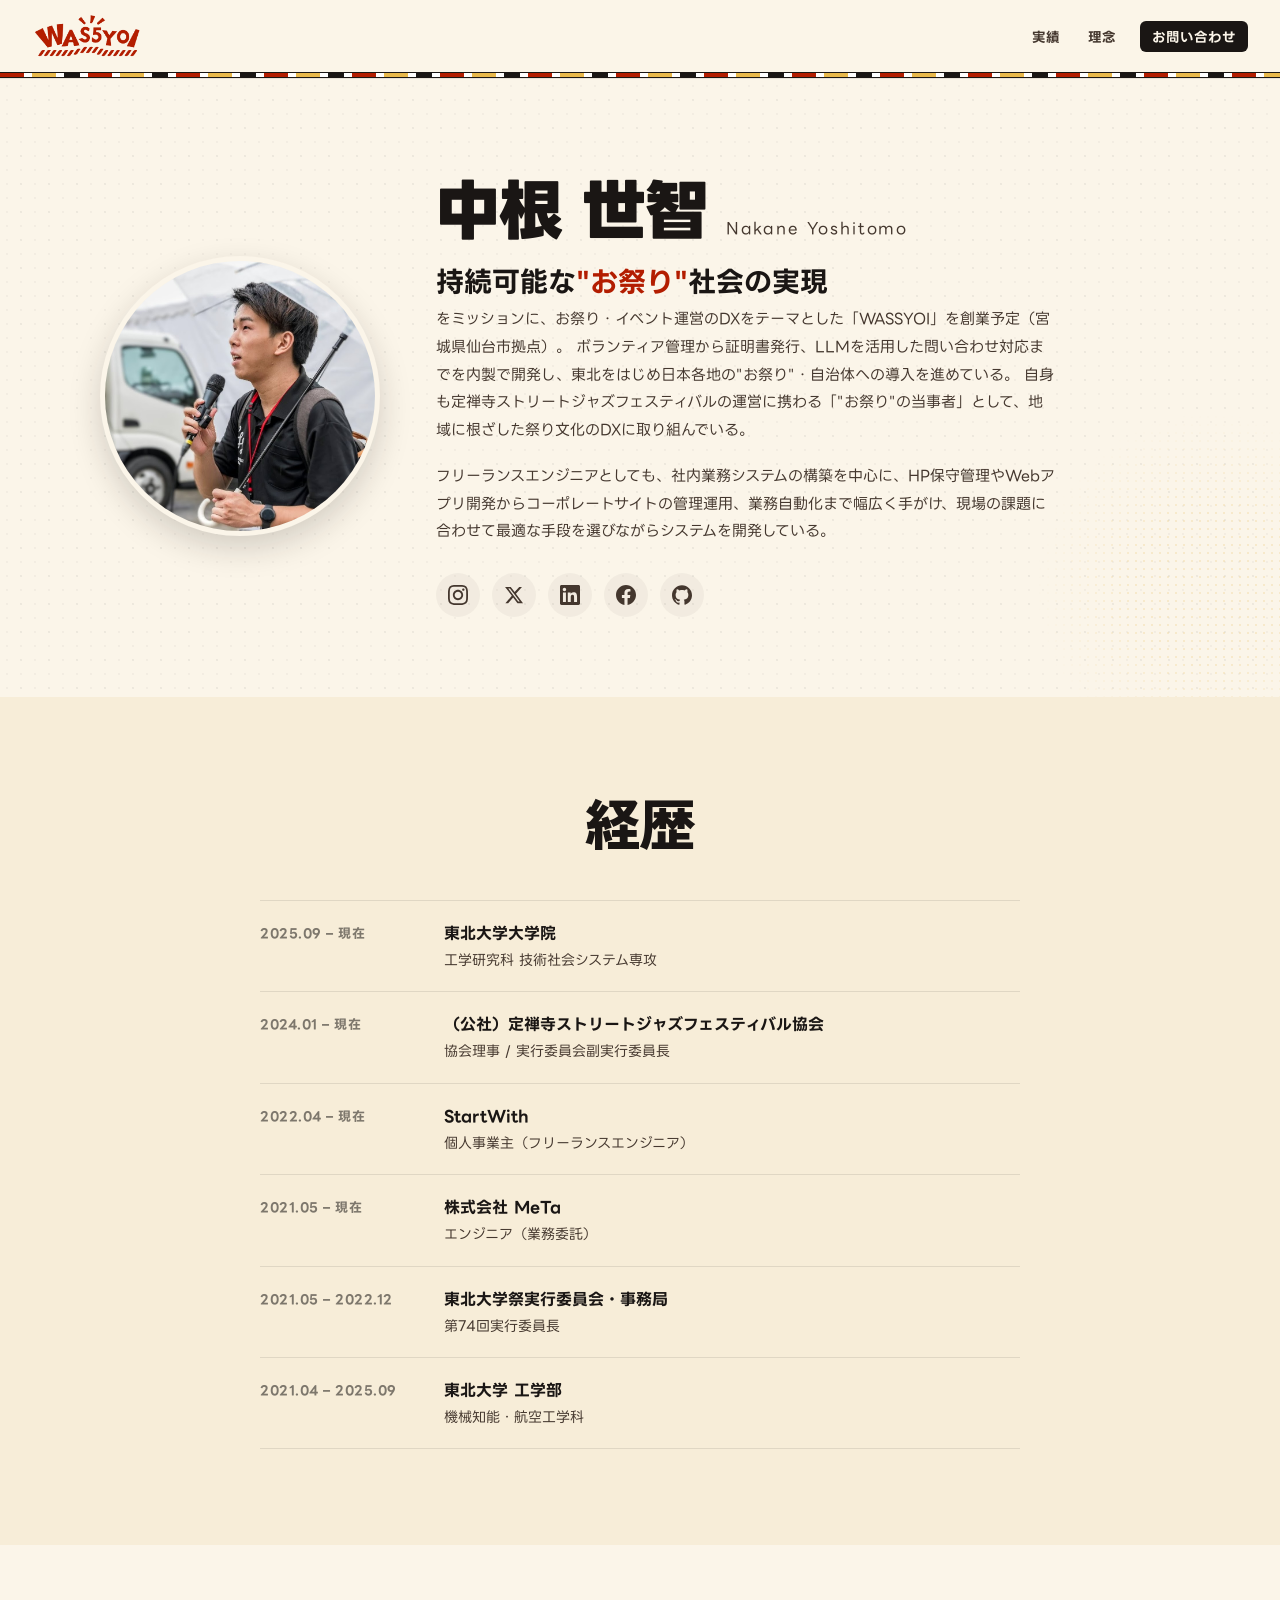
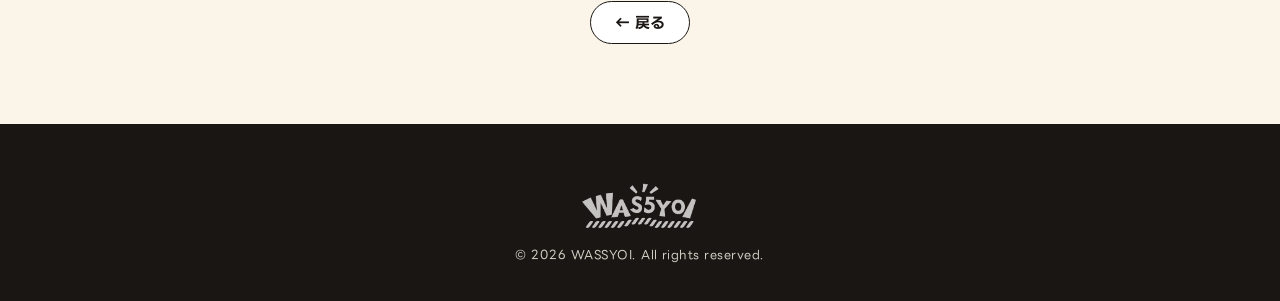
<file: ynakane/index.html>
<!doctype html>
<html lang="ja">
<head>
<meta charset="utf-8">
<title>中根 世智 / Nakane Yoshitomo — WASSYOI</title>
<link rel="canonical" href="https://wassyoi-fes.com/ynakane/">
<meta name="viewport" content="width=device-width, initial-scale=1">
<meta name="description" content="WASSYOI 代表・中根世智(Nakane Yoshitomo)のプロフィール。仙台拠点で&quot;お祭り&quot;運営のDXに取り組む。">
<meta property="og:title" content="中根 世智 / Nakane Yoshitomo — WASSYOI">
<meta property="og:description" content="持続可能な&quot;お祭り&quot;社会の実現へ。WASSYOI 代表・中根世智のプロフィール。">
<meta property="og:type" content="profile">
<meta property="og:image" content="https://wassyoi-fes.com/assets/team/nakane.jpg">
<meta property="og:url" content="https://wassyoi-fes.com/ynakane/">

<link rel="preconnect" href="https://fonts.googleapis.com">
<link rel="preconnect" href="https://fonts.gstatic.com" crossorigin>
<link href="https://fonts.googleapis.com/css2?family=LINE+Seed+JP:wght@400;700;900&family=Zen+Kaku+Gothic+New:wght@500;700;900&display=swap" rel="stylesheet">

<link rel="stylesheet" href="../matsuri.css">
<link rel="stylesheet" href="../portfolio.css">
<link rel="stylesheet" href="ynakane.css">

<link rel="icon" type="image/svg+xml" href="../assets/wassyoi-trex-black.svg">
<script type="application/ld+json">
{
  "@context": "https://schema.org",
  "@type": "Person",
  "@id": "https://wassyoi-fes.com/ynakane/#person",
  "name": "中根 世智",
  "alternateName": "Nakane Yoshitomo",
  "url": "https://wassyoi-fes.com/ynakane/",
  "image": "https://wassyoi-fes.com/assets/team/nakane.jpg",
  "jobTitle": "WASSYOI 代表",
  "description": "持続可能な\"お祭り\"社会の実現をミッションに、お祭り・イベント運営のDXに取り組む WASSYOI の代表。定禅寺ストリートジャズフェスティバルの運営にも携わる。",
  "worksFor": { "@type": "Organization", "@id": "https://wassyoi-fes.com/#org", "name": "WASSYOI" },
  "homeLocation": { "@type": "Place", "name": "宮城県仙台市" },
  "affiliation": { "@type": "CollegeOrUniversity", "name": "東北大学大学院 工学研究科 技術社会システム専攻" },
  "alumniOf": { "@type": "CollegeOrUniversity", "name": "東北大学 工学部 機械知能・航空工学科" },
  "memberOf": [
    {
      "@type": "OrganizationRole",
      "roleName": "理事・実行委員会副実行委員長",
      "startDate": "2024-01",
      "memberOf": { "@type": "Organization", "name": "公益社団法人定禅寺ストリートジャズフェスティバル協会" }
    },
    {
      "@type": "OrganizationRole",
      "roleName": "第74回実行委員長",
      "startDate": "2021-05",
      "endDate": "2022-12",
      "memberOf": { "@type": "Organization", "name": "東北大学祭実行委員会" }
    }
  ],
  "sameAs": [
    "https://x.com/ynakane_wassyoi",
    "https://www.instagram.com/ynakane_wassyoi",
    "https://www.linkedin.com/in/yoshitomo-nakane-5741b6293",
    "https://www.facebook.com/chifukomu",
    "https://github.com/chifukomu"
  ]
}
</script>
</head>
<body class="matsuri-root font-mode-modern">

<!-- ===== Header ===== -->
<header class="wp-header">
  <div class="wp-header__inner">
    <a href="../" class="wp-logo" aria-label="WASSYOI ホーム">
      <img class="wp-logo__img" src="../assets/wassyoi-logo.png" alt="WASSYOI">
    </a>
    <nav class="wp-nav" aria-label="Primary">
      <a href="../#cases">実績</a>
      <a href="../#mission">理念</a>
      <a href="../#contact" class="is-cta">お問い合わせ</a>
    </nav>
  </div>
  <div class="m-hachimaki" aria-hidden="true"></div>
</header>

<main>

  <!-- ===== Hero ===== -->
  <section class="yn-hero bg-paper">
    <div class="wp-decor wp-decor--halftone halftone-mustard" aria-hidden="true"></div>
    <div class="yn-hero__inner">
      <div class="yn-hero__photo">
        <img src="../assets/team/nakane.jpg" alt="中根 世智">
      </div>
      <div class="yn-hero__text">
        <h1 class="yn-hero__name">
          中根 世智
          <span class="yn-hero__name-en">Nakane Yoshitomo</span>
        </h1>
        <p class="yn-hero__tagline">
          持続可能な<span class="accent">"お祭り"</span>社会の実現
        </p>
        <p class="yn-hero__lede">
          をミッションに、お祭り・イベント運営のDXをテーマとした「WASSYOI」を創業予定（宮城県仙台市拠点）。
          ボランティア管理から証明書発行、LLMを活用した問い合わせ対応までを内製で開発し、東北をはじめ日本各地の"お祭り"・自治体への導入を進めている。
          自身も定禅寺ストリートジャズフェスティバルの運営に携わる「"お祭り"の当事者」として、地域に根ざした祭り文化のDXに取り組んでいる。
        </p>
        <p class="yn-hero__lede">
          フリーランスエンジニアとしても、社内業務システムの構築を中心に、HP保守管理やWebアプリ開発からコーポレートサイトの管理運用、業務自動化まで幅広く手がけ、現場の課題に合わせて最適な手段を選びながらシステムを開発している。
        </p>
        <ul class="yn-socials" aria-label="中根世智 SNS リンク">
          <li>
            <a href="https://www.instagram.com/ynakane_wassyoi" target="_blank" rel="noopener" aria-label="Instagram">
              <svg viewBox="0 0 24 24" aria-hidden="true" focusable="false">
                <path d="M12 2.163c3.204 0 3.584.012 4.85.07 3.252.148 4.771 1.691 4.919 4.919.058 1.265.069 1.645.069 4.849 0 3.205-.012 3.584-.069 4.849-.149 3.225-1.664 4.771-4.919 4.919-1.266.058-1.644.07-4.85.07-3.204 0-3.584-.012-4.849-.07-3.26-.149-4.771-1.699-4.919-4.92-.058-1.265-.07-1.644-.07-4.849 0-3.204.013-3.583.07-4.849.149-3.227 1.664-4.771 4.919-4.919 1.266-.057 1.645-.069 4.849-.069zm0-2.163c-3.259 0-3.667.014-4.947.072-4.358.2-6.78 2.618-6.98 6.98-.059 1.281-.073 1.689-.073 4.948 0 3.259.014 3.668.072 4.948.2 4.358 2.618 6.78 6.98 6.98 1.281.058 1.689.072 4.948.072 3.259 0 3.668-.014 4.948-.072 4.354-.2 6.782-2.618 6.979-6.98.059-1.28.073-1.689.073-4.948 0-3.259-.014-3.667-.072-4.947-.196-4.354-2.617-6.78-6.979-6.98-1.281-.059-1.69-.073-4.949-.073zm0 5.838c-3.403 0-6.162 2.759-6.162 6.162s2.759 6.163 6.162 6.163 6.162-2.759 6.162-6.163c0-3.403-2.759-6.162-6.162-6.162zm0 10.162c-2.209 0-4-1.79-4-4 0-2.209 1.791-4 4-4s4 1.791 4 4c0 2.21-1.791 4-4 4zm6.406-11.845c-.796 0-1.441.645-1.441 1.44s.645 1.44 1.441 1.44c.795 0 1.439-.645 1.439-1.44s-.644-1.44-1.439-1.44z"/>
              </svg>
            </a>
          </li>
          <li>
            <a href="https://x.com/ynakane_wassyoi" target="_blank" rel="noopener" aria-label="X (Twitter)">
              <svg viewBox="0 0 24 24" aria-hidden="true" focusable="false">
                <path d="M18.244 2.25h3.308l-7.227 8.26 8.502 11.24H16.17l-5.214-6.817L4.99 21.75H1.68l7.73-8.835L1.254 2.25H8.08l4.713 6.231 5.45-6.231zm-1.161 17.52h1.833L7.084 4.126H5.117l11.966 15.644z"/>
              </svg>
            </a>
          </li>
          <li>
            <a href="https://www.linkedin.com/in/yoshitomo-nakane-5741b6293" target="_blank" rel="noopener" aria-label="LinkedIn">
              <svg viewBox="0 0 24 24" aria-hidden="true" focusable="false">
                <path d="M20.447 20.452h-3.554v-5.569c0-1.328-.027-3.037-1.852-3.037-1.853 0-2.136 1.445-2.136 2.939v5.667H9.351V9h3.414v1.561h.046c.477-.9 1.637-1.85 3.37-1.85 3.601 0 4.267 2.37 4.267 5.455v6.286zM5.337 7.433c-1.144 0-2.063-.926-2.063-2.065 0-1.138.92-2.063 2.063-2.063 1.14 0 2.064.925 2.064 2.063 0 1.139-.925 2.065-2.064 2.065zm1.782 13.019H3.555V9h3.564v11.452zM22.225 0H1.771C.792 0 0 .774 0 1.729v20.542C0 23.227.792 24 1.771 24h20.451C23.2 24 24 23.227 24 22.271V1.729C24 .774 23.2 0 22.222 0h.003z"/>
              </svg>
            </a>
          </li>
          <li>
            <a href="https://www.facebook.com/chifukomu" target="_blank" rel="noopener" aria-label="Facebook">
              <svg viewBox="0 0 24 24" aria-hidden="true" focusable="false">
                <path d="M24 12.073c0-6.627-5.373-12-12-12s-12 5.373-12 12c0 5.99 4.388 10.954 10.125 11.854v-8.385H7.078v-3.47h3.047V9.43c0-3.007 1.792-4.669 4.533-4.669 1.312 0 2.686.235 2.686.235v2.953H15.83c-1.491 0-1.956.925-1.956 1.874v2.25h3.328l-.532 3.47h-2.796v8.385C19.612 23.027 24 18.062 24 12.073z"/>
              </svg>
            </a>
          </li>
          <li>
            <a href="https://github.com/chifukomu" target="_blank" rel="noopener" aria-label="GitHub">
              <svg viewBox="0 0 24 24" aria-hidden="true" focusable="false">
                <path d="M12 .297c-6.63 0-12 5.373-12 12 0 5.303 3.438 9.8 8.205 11.385.6.113.82-.258.82-.577 0-.285-.01-1.04-.015-2.04-3.338.724-4.042-1.61-4.042-1.61C4.422 18.07 3.633 17.7 3.633 17.7c-1.087-.744.084-.729.084-.729 1.205.084 1.838 1.236 1.838 1.236 1.07 1.835 2.809 1.305 3.495.998.108-.776.417-1.305.76-1.605-2.665-.3-5.466-1.332-5.466-5.93 0-1.31.465-2.38 1.235-3.22-.135-.303-.54-1.523.105-3.176 0 0 1.005-.322 3.3 1.23.96-.267 1.98-.399 3-.405 1.02.006 2.04.138 3 .405 2.28-1.552 3.285-1.23 3.285-1.23.645 1.653.24 2.873.12 3.176.765.84 1.23 1.91 1.23 3.22 0 4.61-2.805 5.625-5.475 5.92.42.36.81 1.096.81 2.22 0 1.606-.015 2.896-.015 3.286 0 .315.21.69.825.57C20.565 22.092 24 17.592 24 12.297c0-6.627-5.373-12-12-12z"/>
              </svg>
            </a>
          </li>
        </ul>
      </div>
    </div>
  </section>

  <!-- ===== Career ===== -->
  <section class="wp-section wp-section--alt">
    <div class="wp-section__head">
      <h2 class="wp-section__title">経歴</h2>
    </div>
    <ol class="yn-timeline">
      <li>
        <div class="yn-timeline__date">2025.09 – 現在</div>
        <div class="yn-timeline__body">
          <div class="yn-timeline__org">東北大学大学院</div>
          <div class="yn-timeline__role">工学研究科 技術社会システム専攻</div>
        </div>
      </li>
      <li>
        <div class="yn-timeline__date">2024.01 – 現在</div>
        <div class="yn-timeline__body">
          <div class="yn-timeline__org">（公社）定禅寺ストリートジャズフェスティバル協会</div>
          <div class="yn-timeline__role">協会理事 / 実行委員会副実行委員長</div>
        </div>
      </li>
      <li>
        <div class="yn-timeline__date">2022.04 – 現在</div>
        <div class="yn-timeline__body">
          <div class="yn-timeline__org">StartWith</div>
          <div class="yn-timeline__role">個人事業主（フリーランスエンジニア）</div>
        </div>
      </li>
      <li>
        <div class="yn-timeline__date">2021.05 – 現在</div>
        <div class="yn-timeline__body">
          <div class="yn-timeline__org">株式会社 MeTa</div>
          <div class="yn-timeline__role">エンジニア（業務委託）</div>
        </div>
      </li>
      <li>
        <div class="yn-timeline__date">2021.05 – 2022.12</div>
        <div class="yn-timeline__body">
          <div class="yn-timeline__org">東北大学祭実行委員会・事務局</div>
          <div class="yn-timeline__role">第74回実行委員長</div>
        </div>
      </li>
      <li>
        <div class="yn-timeline__date">2021.04 – 2025.09</div>
        <div class="yn-timeline__body">
          <div class="yn-timeline__org">東北大学 工学部</div>
          <div class="yn-timeline__role">機械知能・航空工学科</div>
        </div>
      </li>
    </ol>
  </section>

  <!-- ===== Back ===== -->
  <section class="yn-back">
    <a href="../" class="m-btn m-btn-ghost">← 戻る</a>
  </section>

</main>

<!-- ===== Footer ===== -->
<footer class="wp-footer">
  <div class="wp-footer__inner">
    <span class="wp-footer__brand">
      <img class="mark" src="../assets/wassyoi-logo.png" alt="WASSYOI">
    </span>
    <span class="wp-footer__copy font-mono">© 2026 WASSYOI. All rights reserved.</span>
  </div>
</footer>

<!-- Cloudflare Web Analytics --><script defer src='https://static.cloudflareinsights.com/beacon.min.js' data-cf-beacon='{"token": "cb32376e2cf94d83a56f96ca950fbde9"}'></script><!-- End Cloudflare Web Analytics -->
</body>
</html>
</file>
<file: matsuri.css>
/* WASSYOI Portfolio — Matsuri Direction
   Paper-collage festival aesthetic. LINE Seed JP throughout,
   warm cream paper, vermillion + mustard, halftone, masking tape, hachimaki. */

:root {
  --m-red: #B31D00;
  --m-red-deep: #861500;
  --m-red-soft: #F2DDD6;
  --m-mustard: #E8B84A;
  --m-mustard-deep: #B98A1E;
  --m-mustard-soft: #FBEED0;
  --m-teal: #1E7A7A;
  --m-teal-soft: #CFE5E3;
  --m-navy: #1D2B4A;
  --m-cream: #FBF5E9;
  --m-paper: #F7EDD8;
  --m-ink: #1A1614;
  --m-ink-2: #44372E;
  --m-ink-3: rgba(26,22,20,.55);
  --m-radius: 18px;

  --m-font-display: "Zen Kaku Gothic New", "LINE Seed JP", system-ui, sans-serif;
  --m-font-body: "LINE Seed JP", system-ui, sans-serif;
  --m-font-mono: "LINE Seed JP", system-ui, sans-serif;
}

/* ===== Page chrome ===== */
.matsuri-root {
  font-family: var(--m-font-body);
  color: var(--m-ink);
  background: var(--m-cream);
  -webkit-font-smoothing: antialiased;
  font-feature-settings: "palt";
  min-height: 100vh;
}
.matsuri-root *,
.matsuri-root *::before,
.matsuri-root *::after { box-sizing: border-box; }

.font-display {
  font-family: var(--m-font-display);
  font-weight: 800;
  letter-spacing: -0.02em;
}
.font-mono { font-family: var(--m-font-mono); }

/* ===== Paper textures ===== */
.bg-paper {
  background-color: var(--m-cream);
  background-image:
    radial-gradient(rgba(26,22,20,.035) 1px, transparent 1px),
    radial-gradient(rgba(26,22,20,.025) 1px, transparent 1px);
  background-size: 14px 14px, 28px 28px;
  background-position: 0 0, 7px 7px;
}
.bg-paper-warm {
  background-color: var(--m-paper);
  background-image:
    radial-gradient(rgba(26,22,20,.045) 1px, transparent 1.2px);
  background-size: 10px 10px;
}
.bg-ink { background: var(--m-ink); color: var(--m-cream); }

/* Halftone */
.halftone-red {
  background-image: radial-gradient(var(--m-red) 22%, transparent 23%);
  background-size: 10px 10px;
}
.halftone-mustard {
  background-image: radial-gradient(var(--m-mustard) 22%, transparent 23%);
  background-size: 8px 8px;
}
.halftone-ink {
  background-image: radial-gradient(var(--m-ink) 22%, transparent 23%);
  background-size: 7px 7px;
}

/* Diagonal stripes */
.stripe-red {
  background: repeating-linear-gradient(-45deg, var(--m-red) 0 10px, #C83619 10px 20px);
}
.stripe-mustard {
  background: repeating-linear-gradient(-45deg, var(--m-mustard) 0 10px, #D9A834 10px 20px);
}
.stripe-cream {
  background: repeating-linear-gradient(-45deg, var(--m-cream) 0 8px, #F0E6D0 8px 16px);
}

/* ===== Tape / masking ===== */
.m-tape {
  position: absolute;
  height: 22px;
  width: 80px;
  background: rgba(232, 184, 74, 0.7);
  box-shadow: 0 2px 6px rgba(0,0,0,.08);
}
.m-tape::before, .m-tape::after {
  content: "";
  position: absolute;
  top: 0; bottom: 0; width: 6px;
  background-image: linear-gradient(90deg, transparent 0 3px, rgba(255,255,255,.5) 3px 6px);
}
.m-tape::before { left: -1px; }
.m-tape::after  { right: -1px; transform: scaleX(-1); }
.m-tape-red  { background: rgba(214, 59, 31, 0.72); }
.m-tape-teal { background: rgba(30, 122, 122, 0.66); }

/* ===== Sticker / chip / button ===== */
.m-sticker {
  display: inline-flex;
  align-items: center;
  justify-content: center;
  gap: 6px;
  border-radius: 999px;
  padding: 6px 14px;
  font-weight: 700;
  font-size: 13px;
  background: var(--m-mustard);
  color: var(--m-ink);
  box-shadow: 0 2px 0 var(--m-ink);
  border: 1.5px solid var(--m-ink);
  white-space: nowrap;
}
.m-sticker-red  { background: var(--m-red); color: #fff; }
.m-sticker-teal { background: var(--m-teal); color: #fff; }
.m-sticker-ink  { background: var(--m-ink); color: var(--m-cream); }

.m-chip {
  display: inline-flex;
  align-items: center;
  gap: 6px;
  padding: 4px 10px;
  border-radius: 999px;
  font-size: 12px;
  font-weight: 700;
  border: 1.2px solid var(--m-ink);
  background: #fff;
  color: var(--m-ink);
}

.m-card {
  background: #fff;
  border: 1.5px solid var(--m-ink);
  border-radius: var(--m-radius);
  box-shadow: 4px 4px 0 var(--m-ink);
  position: relative;
  transition: transform .15s cubic-bezier(.2,.7,.3,1), box-shadow .15s cubic-bezier(.2,.7,.3,1);
}
.m-card:hover { transform: translate(-2px,-2px); box-shadow: 6px 6px 0 var(--m-ink); }
.m-card-soft {
  background: #fff;
  border: 1px solid rgba(26,22,20,.15);
  border-radius: var(--m-radius);
  box-shadow: 0 4px 14px rgba(26,22,20,.06);
}

.m-btn {
  display: inline-flex;
  align-items: center;
  justify-content: center;
  gap: 8px;
  padding: 12px 24px;
  border-radius: 999px;
  font-weight: 700;
  font-size: 15px;
  font-family: inherit;
  border: 1.5px solid var(--m-ink);
  cursor: pointer;
  transition: background-color .15s cubic-bezier(0.22, 1, 0.36, 1), box-shadow .15s cubic-bezier(0.22, 1, 0.36, 1), transform .15s cubic-bezier(0.22, 1, 0.36, 1);
  white-space: nowrap;
  color: var(--m-ink);
  background: #fff;
  text-decoration: none;
}
.m-btn-primary { background: var(--m-red); color: #fff; box-shadow: 3px 3px 0 var(--m-ink); }
.m-btn-primary:hover { background: var(--m-red-deep); }
.m-btn-mustard { background: var(--m-mustard); color: var(--m-ink); box-shadow: 3px 3px 0 var(--m-ink); }
.m-btn-mustard:hover { background: var(--m-mustard-deep); }
.m-btn-teal { background: var(--m-teal); color: #fff; box-shadow: 3px 3px 0 var(--m-ink); }
.m-btn-teal:hover { background: #17605f; }
.m-btn-primary:active, .m-btn-mustard:active, .m-btn-teal:active { transform: translate(2px,2px); box-shadow: 1px 1px 0 var(--m-ink); }
.m-btn:focus-visible { outline: 2px solid var(--m-ink); outline-offset: 3px; }
.m-btn-ghost { background: #fff; }
.m-btn-ghost:hover { background: var(--m-paper); }

/* ===== Burst / star sticker ===== */
.m-burst {
  position: absolute;
  width: 84px; height: 84px;
  background: var(--m-mustard);
  display: flex; align-items: center; justify-content: center;
  text-align: center;
  font-weight: 800;
  font-size: 13px;
  color: var(--m-ink);
  line-height: 1.05;
  border: none;
  clip-path: polygon(
    50% 0%, 61% 12%, 75% 6%, 79% 21%, 94% 20%,
    90% 35%, 100% 45%, 88% 55%, 96% 70%, 81% 73%,
    80% 88%, 65% 84%, 57% 98%, 45% 88%, 30% 96%,
    25% 82%, 10% 82%, 14% 68%, 2% 58%, 14% 48%,
    4% 32%, 19% 30%, 16% 16%, 31% 18%, 37% 4%
  );
}

/* ===== Zigzag separator ===== */
.m-zigzag {
  height: 10px;
  background: var(--m-ink);
  clip-path: polygon(
    0 0, 2.5% 100%, 5% 0, 7.5% 100%, 10% 0, 12.5% 100%, 15% 0, 17.5% 100%,
    20% 0, 22.5% 100%, 25% 0, 27.5% 100%, 30% 0, 32.5% 100%, 35% 0, 37.5% 100%,
    40% 0, 42.5% 100%, 45% 0, 47.5% 100%, 50% 0, 52.5% 100%, 55% 0, 57.5% 100%,
    60% 0, 62.5% 100%, 65% 0, 67.5% 100%, 70% 0, 72.5% 100%, 75% 0, 77.5% 100%,
    80% 0, 82.5% 100%, 85% 0, 87.5% 100%, 90% 0, 92.5% 100%, 95% 0, 97.5% 100%, 100% 0
  );
}

/* ===== Sticky note ===== */
.m-note {
  background: #FFF5B8;
  padding: 14px 16px;
  border-radius: 4px;
  box-shadow: 2px 3px 0 rgba(26,22,20,.18);
  font-size: 13px;
  line-height: 1.55;
  position: relative;
}

/* ===== Marquee ticker ===== */
@keyframes m-marquee { from { transform: translateX(0); } to { transform: translateX(-50%); } }
.m-marquee-track {
  display: flex; gap: 2.5rem;
  width: max-content;
  animation: m-marquee 38s linear infinite;
  align-items: center;
}

/* ===== Animations ===== */
@keyframes m-wiggle {
  0%, 100% { transform: rotate(-2deg); }
  50% { transform: rotate(2deg); }
}
@keyframes m-bobble {
  0%, 100% { transform: translateY(0); }
  50% { transform: translateY(-4px); }
}
@keyframes m-spin-slow { to { transform: rotate(360deg); } }
.m-anim-wiggle { animation: m-wiggle 3.2s ease-in-out infinite; transform-origin: center; }
.m-anim-bobble { animation: m-bobble 2.6s ease-in-out infinite; }
.m-anim-spin   { animation: m-spin-slow 14s linear infinite; }

@media (prefers-reduced-motion: reduce) {
  .m-marquee-track,
  .m-anim-wiggle,
  .m-anim-bobble,
  .m-anim-spin { animation: none !important; }
}

/* ===== Stamp / seal mark ===== */
.m-stamp {
  width: 100%; aspect-ratio: 1; border-radius: 50%;
  background: var(--m-red);
  border: 3px solid var(--m-red);
  position: relative;
  display: grid; place-items: center;
  color: var(--m-cream);
  font-family: var(--m-font-display);
  font-weight: 800;
  letter-spacing: -0.02em;
  box-shadow: 0 4px 14px rgba(0,0,0,.12);
}
.m-stamp::before {
  content: ""; position: absolute; inset: 6%;
  border: 1.5px solid var(--m-cream); border-radius: 50%;
  pointer-events: none;
}

/* ===== Hachimaki strip (festival headband) — recreated as a CSS pattern ===== */
.m-hachimaki {
  height: 14px;
  background:
    repeating-linear-gradient(
      90deg,
      var(--m-red) 0 24px,
      #fff 24px 32px,
      var(--m-mustard) 32px 56px,
      #fff 56px 64px,
      var(--m-ink) 64px 80px,
      #fff 80px 88px
    );
  border-top: 1.5px solid var(--m-ink);
  border-bottom: 1.5px solid var(--m-ink);
}
</file>
<file: portfolio.css>
/* WASSYOI Portfolio — modern business-leaning layer
   Built on top of matsuri.css. Festival cues used as accent only. */

html, body { margin: 0; padding: 0; }
html { scroll-behavior: smooth; }
@media (prefers-reduced-motion: reduce) {
  html { scroll-behavior: auto; }
}
body { font-family: var(--m-font-body); color: var(--m-ink); background: var(--m-cream); }
img { max-width: 100%; height: auto; display: block; }
a { color: inherit; }

/* ========== shared layout primitives ========== */
.wp-wrap { max-width: 1140px; margin: 0 auto; padding: 0 28px; }
.wp-wrap--narrow { max-width: 880px; margin: 0 auto; padding: 0 28px; }

/* ========== Header — slim, modern ========== */
.wp-header {
  position: sticky; top: 0; z-index: 50;
  background: rgba(251, 245, 233, 0.88);
  backdrop-filter: saturate(140%) blur(10px);
  -webkit-backdrop-filter: saturate(140%) blur(10px);
  border-bottom: 1px solid rgba(26, 22, 20, 0.08);
}
.wp-header__inner {
  padding: 12px 32px;
  display: flex; align-items: center; gap: 24px;
}
.wp-logo {
  display: inline-flex; align-items: center; gap: 10px;
  text-decoration: none; color: var(--m-ink);
}
.wp-logo__img {
  height: 48px; width: auto; display: block;
}
.wp-nav { margin-left: auto; display: flex; align-items: center; gap: 4px; }
.wp-nav a {
  padding: 8px 12px; border-radius: 6px;
  font-size: 13.5px; font-weight: 600;
  color: var(--m-ink-2); text-decoration: none;
  transition: background-color 0.15s cubic-bezier(0.22, 1, 0.36, 1), color 0.15s cubic-bezier(0.22, 1, 0.36, 1);
}
.wp-nav a:hover { background: rgba(26,22,20,0.05); color: var(--m-ink); }
.wp-nav a:focus-visible, .wp-case__cta:focus-visible, .wp-founder__socials a:focus-visible { outline: 2px solid var(--m-ink); outline-offset: 3px; }
.wp-nav a.is-cta {
  background: var(--m-ink); color: var(--m-cream);
  margin-left: 8px;
}
.wp-nav a.is-cta:hover { background: var(--m-red); color: #fff; }

.wp-header .m-hachimaki { height: 6px; }

/* anchor offset for sticky header */
.wp-section, .wp-contact { scroll-margin-top: 80px; }

/* ========== Hero ========== */
.wp-hero { position: relative; padding: 96px 32px 80px; overflow: hidden; text-align: center; }
.wp-hero__inner { position: relative; }
.wp-hero__title {
  font-family: var(--m-font-display);
  font-weight: 800; letter-spacing: -0.025em;
  font-size: clamp(40px, 6.2vw, 84px);
  line-height: 0.98;
  margin: 0 0 32px;
  text-wrap: balance;
}
.wp-hero__title .accent { color: var(--m-red); }
.wp-hero__lede,
.wp-section__lede,
.wp-concept__body p,
.wp-case__excerpt,
.wp-contact__lede {
  font-family: var(--m-font-body);
  font-weight: 500;
  font-size: 16px;
  line-height: 1.9;
  color: var(--m-ink-2);
}
.wp-hero__lede {
  max-width: 920px; font-size: 17px;
  margin: 0 auto 24px;
}
.wp-hero__note,
.wp-section__note {
  font-family: var(--m-font-body);
  font-size: 13.2px;
  line-height: 1.8;
  color: var(--m-ink-3);
  max-width: 820px;
  margin: 0 auto 32px;
  text-align: center;
}
.wp-section__note { margin: 16px auto 0; }
.wp-hero__cta { display: flex; gap: 12px; flex-wrap: wrap; justify-content: center; }

/* festival decor — used as accent only (deco-1 baseline) */
.wp-decor { position: absolute; pointer-events: none; }
.wp-decor--halftone {
  position: absolute; right: -120px; bottom: -80px;
  width: 380px; height: 380px; opacity: 0.18;
  -webkit-mask-image: radial-gradient(circle at center, black 30%, transparent 65%);
  mask-image: radial-gradient(circle at center, black 30%, transparent 65%);
}

/* ========== Stat strip ========== */
/* ========== Section frame ========== */
.wp-section { padding: 96px 32px; position: relative; text-align: center; }
.wp-section--alt { background: var(--m-paper); }
.wp-section--ink { background: var(--m-ink); color: var(--m-cream); }
.wp-section__head { margin: 0 0 48px; }
.wp-section__title {
  font-family: var(--m-font-display); font-weight: 800;
  letter-spacing: -0.022em;
  font-size: clamp(34px, 4.4vw, 56px);
  line-height: 1.05; margin: 0;
  text-wrap: balance;
}
.wp-section--ink .wp-section__title { color: var(--m-cream); }
.wp-section__title .accent { color: var(--m-red); }
.wp-section--ink .wp-section__title .accent { color: var(--m-mustard); }
.wp-section__lede { margin: 20px auto 0; max-width: 880px; }
.wp-section--ink .wp-section__lede { color: rgba(251,245,233,0.78); }

/* ========== Concept ========== */
.wp-concept__body p { max-width: 880px; margin: 0 auto 24px; }
.wp-section--ink .wp-concept__body p { color: rgba(251,245,233,0.78); }

/* ========== Product ========== */
.wp-product {
  max-width: 1140px; margin: 0 auto;
  display: grid; grid-template-columns: minmax(0, 5fr) minmax(0, 7fr);
  gap: 48px; align-items: center; text-align: left;
}
.wp-steps { list-style: none; margin: 0; padding: 0; display: flex; flex-direction: column; }
.wp-step {
  display: grid; grid-template-columns: 28px 20px 1fr; gap: 12px; align-items: start;
  padding: 16px 0; border-top: 1px solid rgba(26,22,20,0.1);
}
.wp-step:last-child { border-bottom: 1px solid rgba(26,22,20,0.1); }
.wp-step__num { font-size: 12px; color: var(--m-ink-3); font-variant-numeric: tabular-nums; line-height: 24px; }
.wp-step__icon { width: 20px; height: 20px; color: var(--m-ink-2); margin-top: 2px; }
.wp-step__title { font-family: var(--m-font-display); font-weight: 800; font-size: 18px; line-height: 24px; margin: 0; }
.wp-step__desc { margin: 4px 0 0; font-size: 14px; line-height: 1.7; color: var(--m-ink-2); }
.wp-product__shot {
  margin: 0; background: #fff; border: 1px solid rgba(26,22,20,0.12);
  border-radius: 16px; overflow: hidden;
}
.wp-product__bar {
  display: flex; gap: 6px; padding: 12px 16px;
  border-bottom: 1px solid rgba(26,22,20,0.08); background: var(--m-cream);
}
.wp-product__bar span { width: 8px; height: 8px; border-radius: 50%; background: rgba(26,22,20,0.16); }
.wp-product__shot img { width: 100%; height: auto; }
.wp-product__empty { display: grid; place-items: center; aspect-ratio: 1425 / 1018; color: var(--m-ink-3); font-size: 14px; }

/* ========== Product slider ========== */
.wp-sr {
  position: absolute; width: 1px; height: 1px; margin: -1px; padding: 0;
  overflow: hidden; clip: rect(0 0 0 0); white-space: nowrap; border: 0;
}
.wp-ptitle__logo { display: inline-block; height: 1.15em; width: auto; vertical-align: -0.2em; }
.wp-ptitle__slot { display: inline-block; overflow: hidden; vertical-align: top; text-align: left; }
.wp-ptitle__strip { display: flex; }
.wp-ptitle__strip > span { flex: 0 0 auto; white-space: nowrap; }
.wp-slider {
  display: grid; grid-template-columns: 44px minmax(0, 1140px) 44px;
  grid-template-areas: "prev track next" ". count .";
  column-gap: 24px; row-gap: 24px; justify-content: center; align-items: center;
}
.wp-slider__track {
  grid-area: track; display: flex; align-items: flex-start; overflow-x: auto; overflow-y: hidden;
  scroll-snap-type: x mandatory; overscroll-behavior-x: contain; scrollbar-width: none;
}
.wp-slider__track::-webkit-scrollbar { display: none; }
@media (prefers-reduced-motion: no-preference) {
  .wp-slider__track { scroll-behavior: smooth; }
}
.wp-slider__track:focus-visible { outline: 2px solid var(--m-ink); outline-offset: 4px; border-radius: 16px; }
.wp-pslide {
  flex: 0 0 100%; scroll-snap-align: start; scroll-snap-stop: always; position: relative;
  padding: 0 4px; /* 隣のスライドの端が境目にのぞかないように */
  text-align: left; display: flex; flex-direction: column; gap: 32px;
}
.wp-pslide .wp-product { width: 100%; }
.wp-pslide--cta { justify-content: center; align-items: center; text-align: center; min-height: 100%; }
.wp-pslide__title {
  font-family: var(--m-font-display); font-weight: 800;
  font-size: clamp(26px, 3vw, 36px); letter-spacing: -0.02em;
  line-height: 1.2; margin: 0;
}
.wp-pslide__desc { margin: 12px 0 0; font-weight: 500; font-size: 16px; line-height: 1.9; color: var(--m-ink-2); }
.wp-slider__btn {
  width: 44px; height: 44px; border-radius: 50%; border: 1.5px solid var(--m-ink);
  background: #fff; color: var(--m-ink); display: grid; place-items: center; cursor: pointer; padding: 0;
  transition: background-color 0.2s cubic-bezier(0.22, 1, 0.36, 1), opacity 0.2s cubic-bezier(0.22, 1, 0.36, 1);
}
.wp-slider__btn--prev { grid-area: prev; }
.wp-slider__btn--next { grid-area: next; }
.wp-slider__btn:hover { background: var(--m-paper); }
.wp-slider__btn:focus-visible { outline: 2px solid var(--m-ink); outline-offset: 4px; }
.wp-slider__btn svg { width: 20px; height: 20px; }
.wp-slider__dots { grid-area: count; display: flex; justify-content: center; gap: 4px; }
.wp-slider__dot {
  width: 24px; height: 24px; padding: 0; border: 0; background: none; cursor: pointer;
  display: grid; place-items: center;
}
.wp-slider__dot::before {
  content: ""; width: 10px; height: 10px; border-radius: 50%;
  border: 1.5px solid var(--m-ink); background: transparent;
  transition: background-color 0.15s cubic-bezier(0.22, 1, 0.36, 1);
}
.wp-slider__dot[aria-current="true"]::before { background: var(--m-ink); }
.wp-slider__dot:focus-visible { outline: 2px solid var(--m-ink); outline-offset: 2px; border-radius: 50%; }

/* ========== Cases ========== */
.wp-cases {
  display: grid; grid-template-columns: 1fr; gap: 40px;
}
.wp-cases__cta {
  margin-top: 64px;
  display: flex;
  justify-content: center;
}
.wp-case {
  background: #fff;
  border: 1px solid rgba(26,22,20,0.12);
  border-radius: 16px;
  overflow: hidden;
  display: grid; grid-template-columns: 1.05fr 1fr;
  transition: border-color 0.18s cubic-bezier(0.22, 1, 0.36, 1);
}
.wp-case:hover { border-color: rgba(26,22,20,0.28); }
.wp-case__cover {
  background: var(--m-paper); position: relative;
  min-height: 320px; overflow: hidden;
  display: block;
}
.wp-case__cover img {
  position: absolute; inset: 0;
  width: 100%; height: 100%;
  object-fit: cover; object-position: top center;
}
#case-jsf .wp-case__cover img { object-position: top left; }
#case-jsf35 .wp-case__cover img { object-position: center; }
.wp-case--reverse { grid-template-columns: 1fr 1.05fr; }
.wp-case--reverse .wp-case__cover { order: 2; }
.wp-case--reverse .wp-case__body { order: 1; }
.wp-case__body {
  padding: 40px 40px 32px;
  display: flex; flex-direction: column; gap: 12px;
  min-width: 0;
  text-align: left;
}
.wp-case__meta {
  font-family: var(--m-font-mono);
  font-size: 11px; letter-spacing: 0.08em;
  color: var(--m-ink-3);
  display: flex; align-items: center; gap: 8px; flex-wrap: wrap;
}
.wp-case__meta .dot { width: 3px; height: 3px; background: var(--m-ink-3); border-radius: 99px; }
.wp-case__place { color: var(--m-ink-3); font-size: 11px; font-weight: 700; letter-spacing: 0.04em; }
.wp-case__title {
  font-family: var(--m-font-display); font-weight: 800;
  font-size: 30px; letter-spacing: -0.02em; line-height: 1.18;
  margin: 0;
}
.wp-case__excerpt { margin: 0; }
.wp-case__tags { display: flex; gap: 8px; flex-wrap: wrap; margin-top: 4px; }
.wp-case__tag {
  font-family: var(--m-font-mono); font-size: 11px;
  padding: 2px 8px; border-radius: 4px;
  background: rgba(26,22,20,0.06); color: var(--m-ink-2);
}
.wp-case__cta {
  margin-top: auto; padding-top: 16px;
  display: inline-flex; align-items: center; gap: 8px;
  font-size: 14px; font-weight: 700; color: var(--m-red);
  text-decoration: none; align-self: flex-start;
}
.wp-case__cta .arrow { transition: transform 0.15s cubic-bezier(0.22, 1, 0.36, 1); }
.wp-case:hover .wp-case__cta .arrow { transform: translateX(4px); }

/* ========== Founders ========== */
.wp-founders {
  max-width: 400px; margin: 0 auto;
  display: grid;
  grid-template-columns: 1fr;
  gap: 20px; align-items: stretch;
}
.wp-founder {
  position: relative;
  background: #fff;
  border: 1.5px solid var(--m-ink);
  border-radius: 16px;
  padding: 32px;
  display: flex; flex-direction: column; gap: 12px;
  align-items: center; text-align: center;
  box-shadow: 4px 4px 0 var(--m-ink);
}
.wp-founder:hover .wp-founder__name { color: var(--m-red); }
a.wp-founder__name::before {
  content: "";
  position: absolute;
  inset: 0;
  border-radius: 16px;
  z-index: 1;
}
.wp-founder__avatar,
.wp-founder__socials {
  position: relative;
  z-index: 2;
}
.wp-founder__avatar {
  width: 132px; height: 132px; border-radius: 50%;
  overflow: hidden;
  border: 3px solid var(--m-cream);
  box-shadow: 0 4px 14px rgba(26,22,20,0.12);
  margin-bottom: 4px;
}
.wp-founder__avatar img {
  width: 100%; height: 100%; object-fit: cover;
  display: block;
}
.wp-founder__name {
  font-family: var(--m-font-display); font-weight: 800;
  font-size: 28px; letter-spacing: -0.01em;
  color: var(--m-ink); margin: 0; line-height: 1.2;
  text-decoration: none;
  transition: color 0.15s cubic-bezier(0.22, 1, 0.36, 1);
}
a.wp-founder__name:hover { color: var(--m-red); }
.wp-founder__name-en {
  font-family: var(--m-font-mono); font-size: 12px;
  letter-spacing: 0.12em; color: var(--m-ink-2);
  margin-top: -4px;
}
.wp-founder__socials {
  list-style: none; padding: 0; margin: 8px 0 0;
  display: flex; gap: 8px; align-items: center; justify-content: center;
}
.wp-founder__socials a {
  display: inline-flex; align-items: center; justify-content: center;
  width: 40px; height: 40px;
  border-radius: 50%;
  color: var(--m-ink-2);
  background: rgba(26,22,20,0.04);
  transition: color 0.15s cubic-bezier(0.22, 1, 0.36, 1), background-color 0.15s cubic-bezier(0.22, 1, 0.36, 1);
}
.wp-founder__socials a:hover {
  color: var(--m-red);
  background: rgba(179,29,0,0.08);
}
.wp-founder__socials svg {
  width: 18px; height: 18px;
  fill: currentColor;
}
/* ========== Contact ========== */
.wp-contact { text-align: center; padding: 96px 32px; scroll-margin-top: 80px; }
.wp-contact__title {
  font-family: var(--m-font-display); font-weight: 800;
  font-size: clamp(34px, 4.6vw, 60px); letter-spacing: -0.02em;
  line-height: 1.15; margin: 0 0 24px;
  text-wrap: balance;
}
.wp-contact__title .accent { color: var(--m-red); }
.wp-contact__lede { max-width: 620px; margin: 0 auto 32px; }
.wp-contact__cta { display: flex; gap: 12px; flex-wrap: wrap; justify-content: center; }
.wp-contact__cta a { font-size: 16px; padding: 16px 28px; }

/* ========== Footer ========== */
.wp-footer { background: var(--m-ink); color: var(--m-cream); padding: 56px 32px 40px; }
.wp-footer__inner {
  display: flex; flex-direction: column; align-items: center; gap: 16px;
  text-align: center;
  font-size: 12px; opacity: 0.82;
}
.wp-footer__brand { display: inline-flex; align-items: center; justify-content: center; }
.wp-footer__brand .mark {
  height: 52px; width: auto; display: block;
  filter: brightness(0) invert(1);
  opacity: 0.9;
}
.wp-footer__copy { letter-spacing: 0.04em; }

/* ========== Responsive ========== */
@media (max-width: 920px) {
  .wp-case, .wp-case--reverse { grid-template-columns: 1fr; }
  .wp-case__cover { min-height: 220px; aspect-ratio: 16/10; border-bottom: 1px solid rgba(26,22,20,0.1); }
  .wp-case--reverse .wp-case__cover { order: 0; }
  .wp-case--reverse .wp-case__body { order: 1; }
  .wp-product { grid-template-columns: 1fr; gap: 32px; }
  .wp-slider {
    grid-template-columns: 44px 1fr 44px;
    grid-template-areas: "track track track" "prev count next";
    column-gap: 16px;
  }
}
@media (max-width: 640px) {
  .wp-section { padding: 64px 20px; }
  .wp-hero { padding: 64px 20px 56px; }
  .wp-contact { padding: 80px 20px; }
  .wp-header__inner { padding: 12px 20px; }
  .wp-footer { padding: 48px 20px 32px; }
  .wp-nav a:not(.is-cta) { display: none; }
}
</file>
<file: ynakane/ynakane.css>
/* /about/ynakane/ — Profile page specific styles
   matsuri.css + portfolio.css の共通レイアウトに加える、本ページ専用スタイル。 */

/* ========== Hero ========== */
.yn-hero {
  position: relative; overflow: hidden;
  padding: 96px 32px 80px;
}
.yn-hero__inner {
  max-width: 1080px; margin: 0 auto;
  display: grid; grid-template-columns: 280px 1fr; gap: 56px;
  align-items: center;
  position: relative; z-index: 1;
}
.yn-hero__photo {
  width: 280px; height: 280px; border-radius: 50%;
  overflow: hidden;
  border: 5px solid var(--m-cream);
  box-shadow: 0 12px 32px rgba(26,22,20,0.18);
  background: var(--m-cream);
  justify-self: center;
}
.yn-hero__photo img {
  width: 100%; height: 100%;
  object-fit: cover; display: block;
}
.yn-hero__text { display: flex; flex-direction: column; gap: 14px; }
.yn-hero__name {
  font-weight: 900;
  font-size: clamp(40px, 5.4vw, 64px);
  letter-spacing: -0.02em; line-height: 1.1;
  margin: 0;
  display: flex; align-items: baseline; gap: 18px; flex-wrap: wrap;
}
.yn-hero__name-en {
  font-size: 16px; font-weight: 400;
  letter-spacing: 0.12em;
  color: var(--m-ink-2);
}
.yn-hero__tagline {
  font-size: clamp(20px, 2.2vw, 28px);
  font-weight: 700;
  color: var(--m-ink);
  margin: 4px 0 -10px; line-height: 1.35;
}
.yn-hero__tagline .accent { color: var(--m-red); }
.yn-hero__lede {
  font-size: 15px; line-height: 1.85;
  color: var(--m-ink-2);
  margin: 0;
  max-width: 620px;
}
.yn-hero__lede + .yn-hero__lede { margin-top: 4px; }

/* ========== Hero socials ========== */
.yn-socials {
  list-style: none; padding: 0; margin: 14px 0 0;
  display: flex; gap: 12px; flex-wrap: wrap;
}
.yn-socials a {
  display: inline-flex; align-items: center; justify-content: center;
  width: 44px; height: 44px;
  border-radius: 50%;
  color: var(--m-ink-2);
  background: rgba(26,22,20,0.04);
  transition: color 0.15s cubic-bezier(0.22, 1, 0.36, 1), background 0.15s cubic-bezier(0.22, 1, 0.36, 1);
}
.yn-socials a:hover {
  color: var(--m-red);
  background: rgba(179,29,0,0.08);
}
.yn-socials svg { width: 20px; height: 20px; fill: currentColor; }

/* ========== Career timeline ========== */
.yn-timeline {
  list-style: none; padding: 0;
  max-width: 760px; margin: 0 auto;
  text-align: left;
}
.yn-timeline li {
  display: grid; grid-template-columns: 160px 1fr; gap: 24px;
  padding: 20px 0;
  border-top: 1px solid rgba(26,22,20,0.1);
}
.yn-timeline li:last-child { border-bottom: 1px solid rgba(26,22,20,0.1); }
.yn-timeline__date {
  font-size: 13px; font-weight: 700; line-height: 24px;
  letter-spacing: 0.04em;
  color: var(--m-ink-3);
  font-variant-numeric: tabular-nums;
}
.yn-timeline__org {
  font-weight: 700; font-size: 16px; line-height: 24px;
  color: var(--m-ink);
}
.yn-timeline__role {
  margin-top: 4px;
  font-size: 14px; line-height: 1.6; color: var(--m-ink-2);
}

/* ========== Back CTA ========== */
.yn-back {
  text-align: center; padding: 56px 32px 80px;
}

/* ========== Responsive ========== */
@media (max-width: 760px) {
  .yn-hero { padding: 64px 22px 56px; }
  .yn-hero__inner {
    grid-template-columns: 1fr;
    gap: 28px;
    text-align: center;
  }
  .yn-hero__photo { width: 200px; height: 200px; }
  .yn-hero__name { justify-content: center; }
  .yn-hero__tagline { text-align: center; }
  .yn-hero__lede { text-align: center; }
  .yn-socials { justify-content: center; }

  .yn-timeline li { grid-template-columns: 1fr; gap: 4px; padding: 16px 0; }
  .yn-timeline__date { font-size: 11px; line-height: 20px; }
}
</file>
